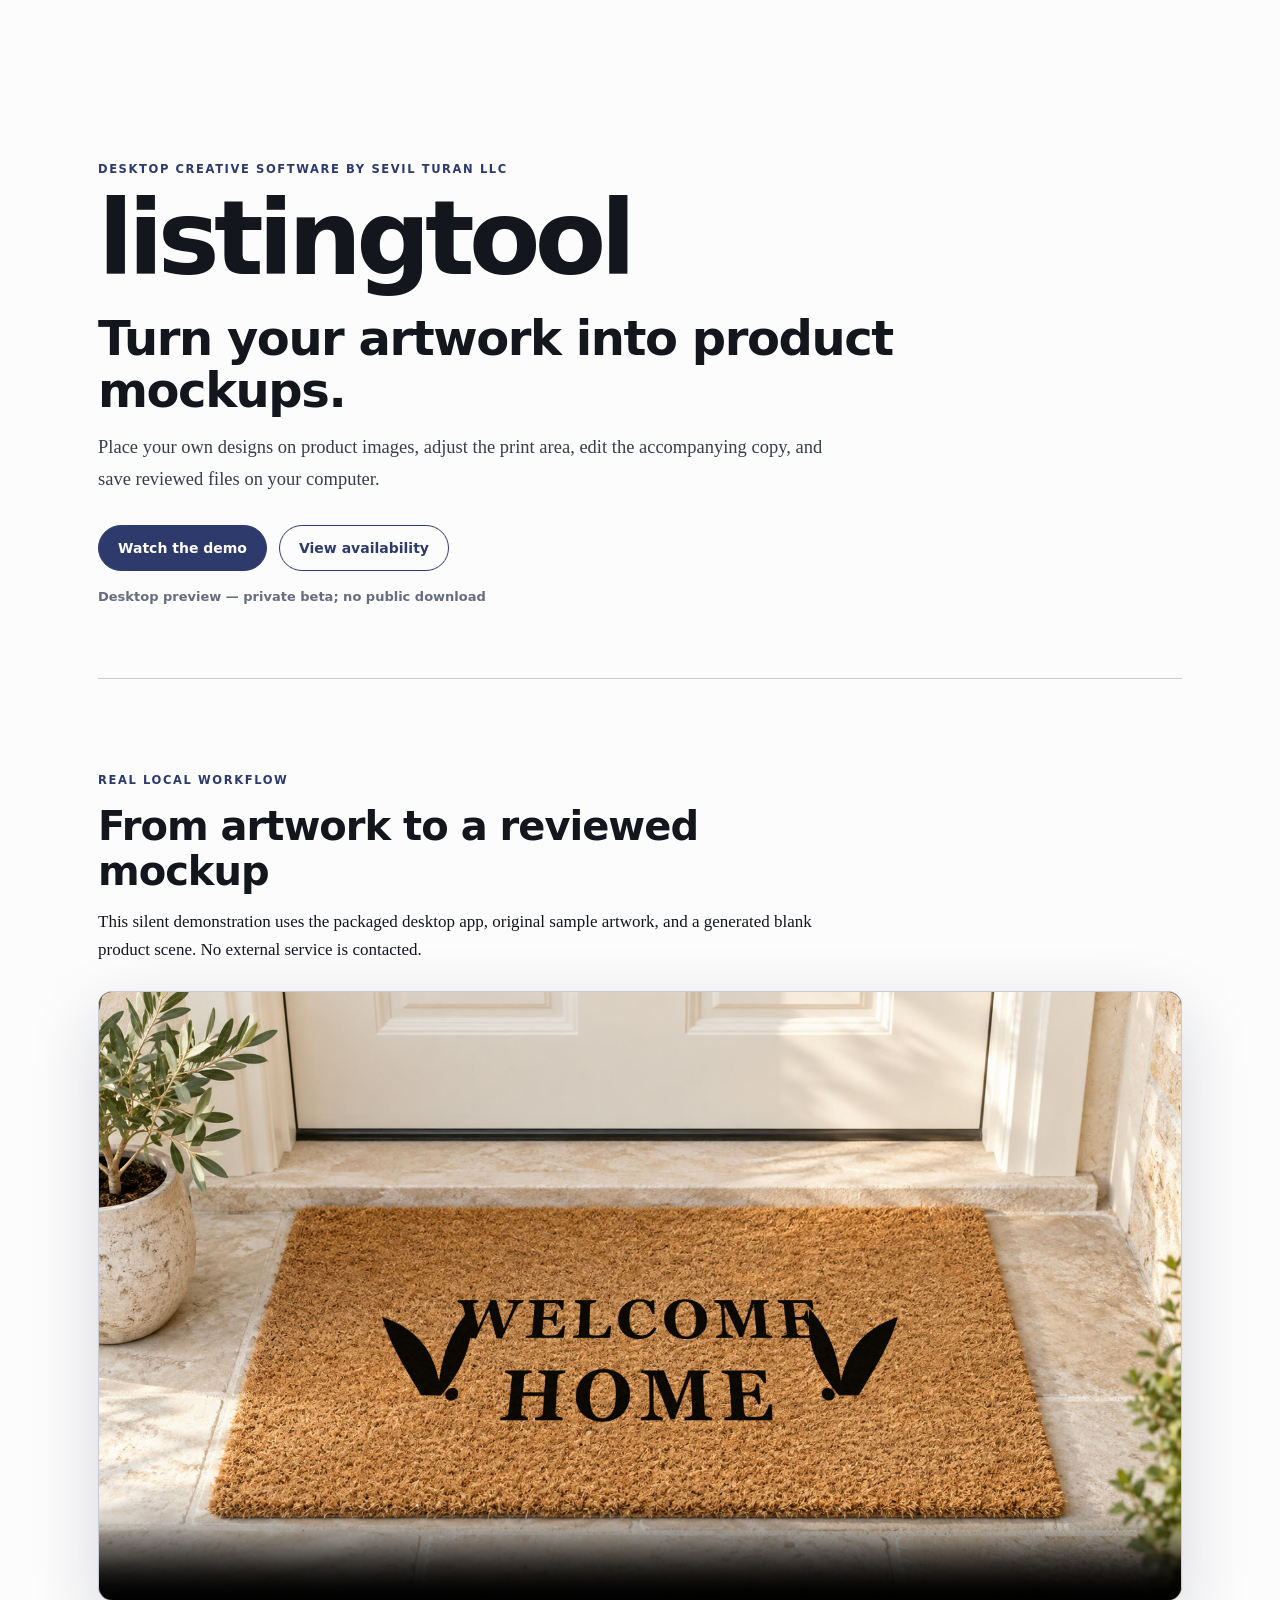
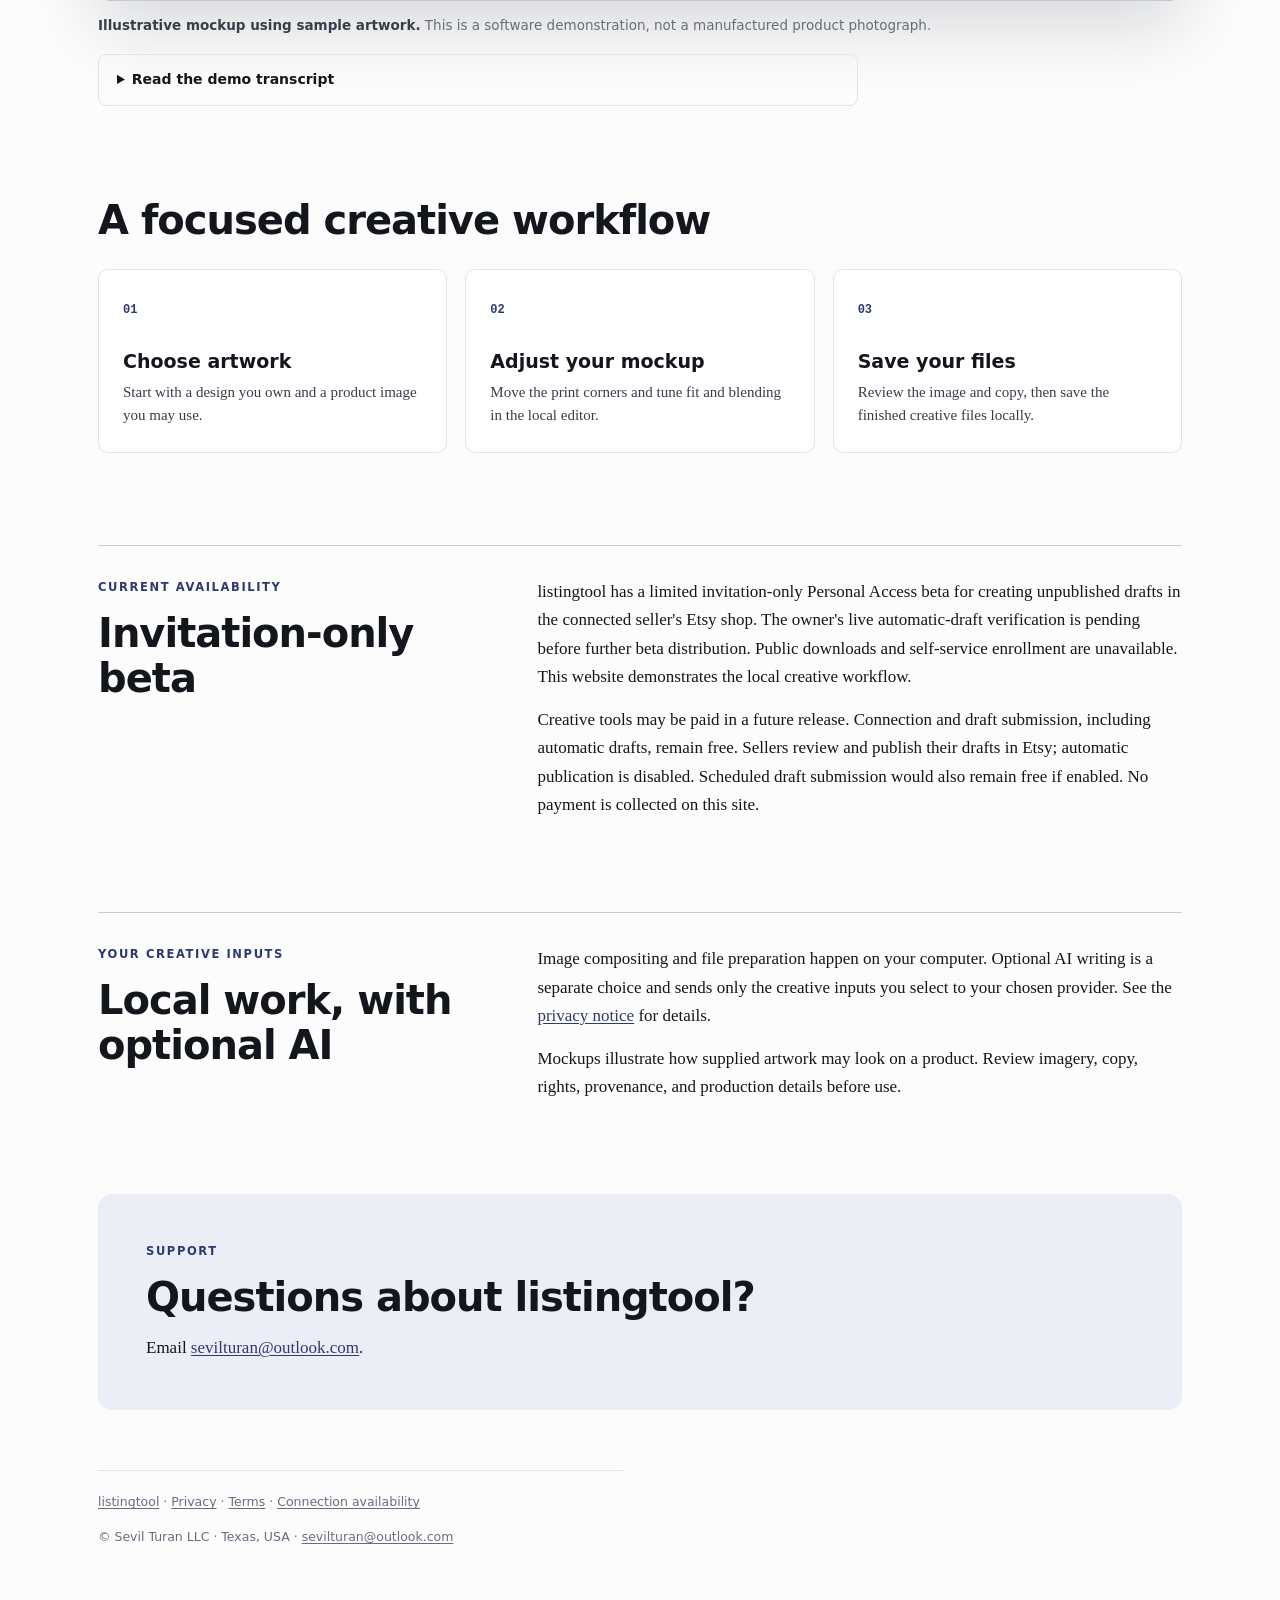
<file: index.html>
<!doctype html>
<html lang="en">
<head>
  <meta charset="utf-8">
  <meta name="viewport" content="width=device-width,initial-scale=1">
  <title>listingtool · Turn artwork into product mockups</title>
  <meta name="description" content="Desktop creative software for turning your artwork into editable product mockups and listing files.">
  <link rel="stylesheet" href="style.css">
</head>
<body>
<div class="wrap home-wrap">
  <header class="product-hero">
    <p class="eyebrow">Desktop creative software by Sevil Turan LLC</p>
    <h1>listingtool</h1>
    <p class="hero-line">Turn your artwork into product mockups.</p>
    <p class="lede">Place your own designs on product images, adjust the print area, edit the accompanying copy, and save reviewed files on your computer.</p>
    <div class="hero-actions" aria-label="Product information">
      <a class="button primary" href="#demo">Watch the demo</a>
      <a class="button secondary" href="#availability">View availability</a>
    </div>
    <p class="preview-status">Desktop preview — private beta; no public download</p>
  </header>

  <main class="home-main">
    <section class="demo-section" id="demo" aria-labelledby="demo-title">
      <div class="section-heading">
        <p class="eyebrow">Real local workflow</p>
        <h2 id="demo-title">From artwork to a reviewed mockup</h2>
        <p>This silent demonstration uses the packaged desktop app, original sample artwork, and a generated blank product scene. No external service is contacted.</p>
      </div>
      <div class="video-shell">
        <video controls playsinline preload="metadata" poster="assets/listingtool-demo-poster.jpg" aria-describedby="demo-caption demo-transcript">
          <source src="assets/listingtool-demo.mp4" type="video/mp4">
          <source src="assets/listingtool-demo.webm" type="video/webm">
          <img src="assets/listingtool-demo-poster.jpg" width="1672" height="941" alt="Welcome Home botanical artwork composited onto a coir doormat on a neutral doorstep">
          Your browser cannot play this video. The written transcript follows below.
        </video>
      </div>
      <p class="media-caption" id="demo-caption"><strong>Illustrative mockup using sample artwork.</strong> This is a software demonstration, not a manufactured product photograph.</p>
      <details class="transcript" id="demo-transcript">
        <summary>Read the demo transcript</summary>
        <ol>
          <li>Choose original “Welcome Home” botanical artwork.</li>
          <li>Create a local doormat mockup.</li>
          <li>Adjust the printable area with the corner editor.</li>
          <li>Review and edit the product title, tags, and description.</li>
          <li>Save the reviewed files locally.</li>
          <li>Hold on the final illustrative mockup.</li>
        </ol>
      </details>
    </section>

    <section class="steps" aria-labelledby="steps-title">
      <div class="section-heading"><h2 id="steps-title">A focused creative workflow</h2></div>
      <div class="step-grid">
        <article><span>01</span><h3>Choose artwork</h3><p>Start with a design you own and a product image you may use.</p></article>
        <article><span>02</span><h3>Adjust your mockup</h3><p>Move the print corners and tune fit and blending in the local editor.</p></article>
        <article><span>03</span><h3>Save your files</h3><p>Review the image and copy, then save the finished creative files locally.</p></article>
      </div>
    </section>

    <section class="info-grid" id="availability" aria-labelledby="availability-title">
      <div>
        <p class="eyebrow">Current availability</p>
        <h2 id="availability-title">Invitation-only beta</h2>
      </div>
      <div>
        <p>listingtool has a limited invitation-only Personal Access beta for creating unpublished drafts in the connected seller&#39;s Etsy shop. The owner&#39;s live automatic-draft verification is pending before further beta distribution. Public downloads and self-service enrollment are unavailable. This website demonstrates the local creative workflow.</p>
        <p>Creative tools may be paid in a future release. Connection and draft submission, including automatic drafts, remain free. Sellers review and publish their drafts in Etsy; automatic publication is disabled. Scheduled draft submission would also remain free if enabled. No payment is collected on this site.</p>
      </div>
    </section>

    <section class="info-grid" aria-labelledby="processing-title">
      <div>
        <p class="eyebrow">Your creative inputs</p>
        <h2 id="processing-title">Local work, with optional AI</h2>
      </div>
      <div>
        <p>Image compositing and file preparation happen on your computer. Optional AI writing is a separate choice and sends only the creative inputs you select to your chosen provider. See the <a href="privacy.html">privacy notice</a> for details.</p>
        <p>Mockups illustrate how supplied artwork may look on a product. Review imagery, copy, rights, provenance, and production details before use.</p>
      </div>
    </section>

    <section class="contact-card" aria-labelledby="contact-title">
      <p class="eyebrow">Support</p>
      <h2 id="contact-title">Questions about listingtool?</h2>
      <p>Email <a href="mailto:sevilturan@outlook.com">sevilturan@outlook.com</a>.</p>
    </section>
  </main>

  <footer>
    <p><a href="index.html">listingtool</a> · <a href="privacy.html">Privacy</a> · <a href="terms.html">Terms</a> · <a href="credentials.html">Connection availability</a></p>
    <p>© Sevil Turan LLC · Texas, USA · <a href="mailto:sevilturan@outlook.com">sevilturan@outlook.com</a></p>
  </footer>
</div>
</body>
</html>
</file>
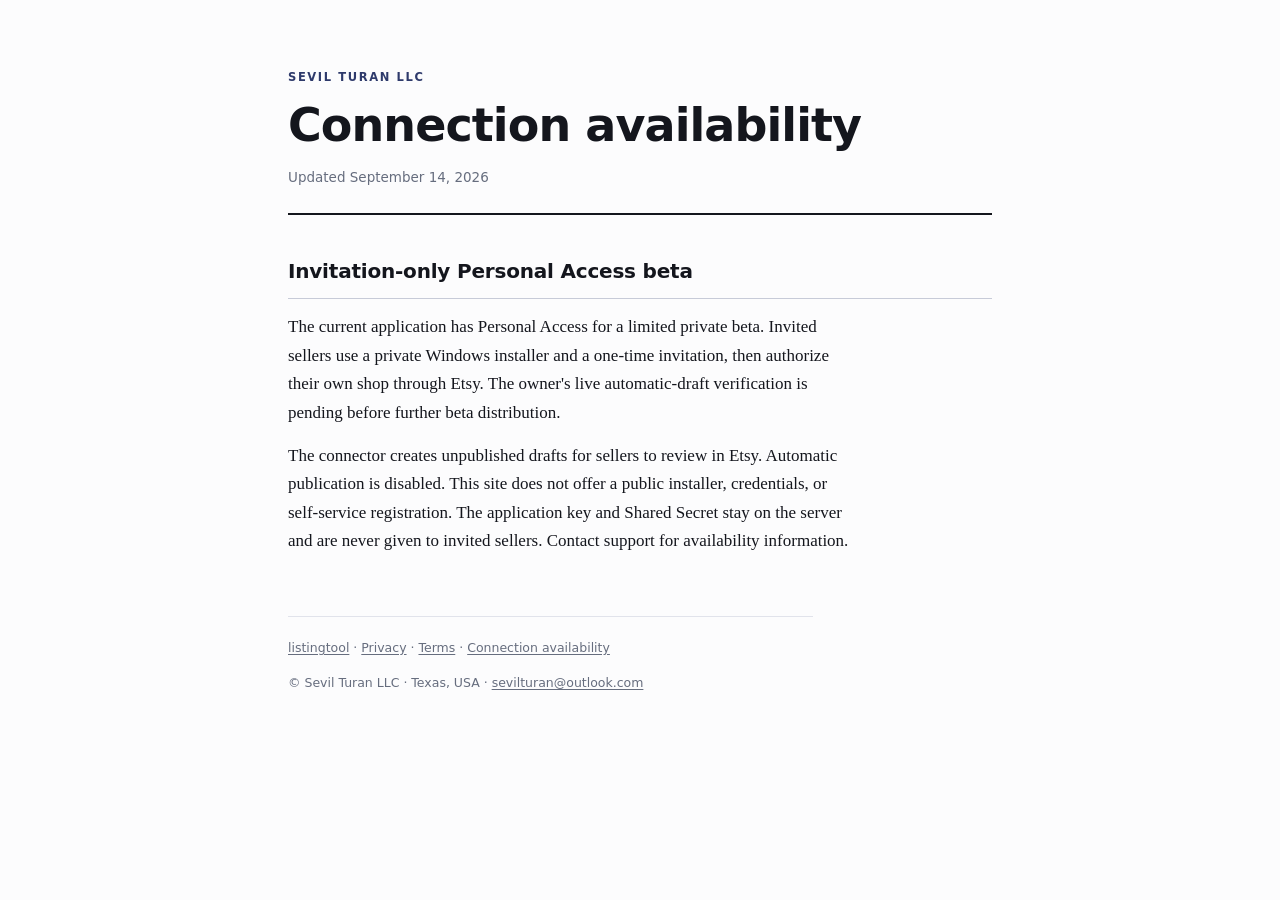
<file: credentials.html>
<!doctype html>
<html lang="en"><head><meta charset="utf-8"><meta name="viewport" content="width=device-width,initial-scale=1">
<title>Connection availability · listingtool</title><meta name="description" content="Independent creative preparation software from Sevil Turan LLC.">
<link rel="stylesheet" href="style.css"></head><body><div class="wrap">
<header class="mast"><p class="eyebrow">Sevil Turan LLC</p><h1>Connection availability</h1><p class="dateline">Updated September 14, 2026</p></header>
<main class="plainsections"><section><h2>Invitation-only Personal Access beta</h2><div class="body"><p>The current application has Personal Access for a limited private beta. Invited sellers use a private Windows installer and a one-time invitation, then authorize their own shop through Etsy. The owner&#39;s live automatic-draft verification is pending before further beta distribution.</p><p>The connector creates unpublished drafts for sellers to review in Etsy. Automatic publication is disabled. This site does not offer a public installer, credentials, or self-service registration. The application key and Shared Secret stay on the server and are never given to invited sellers. Contact support for availability information.</p></div></section>
</main>
<footer><p><a href="index.html">listingtool</a> · <a href="privacy.html">Privacy</a> · <a href="terms.html">Terms</a> · <a href="credentials.html">Connection availability</a></p><p>© Sevil Turan LLC · Texas, USA · <a href="mailto:sevilturan@outlook.com">sevilturan@outlook.com</a></p></footer>
</div></body></html>
</file>
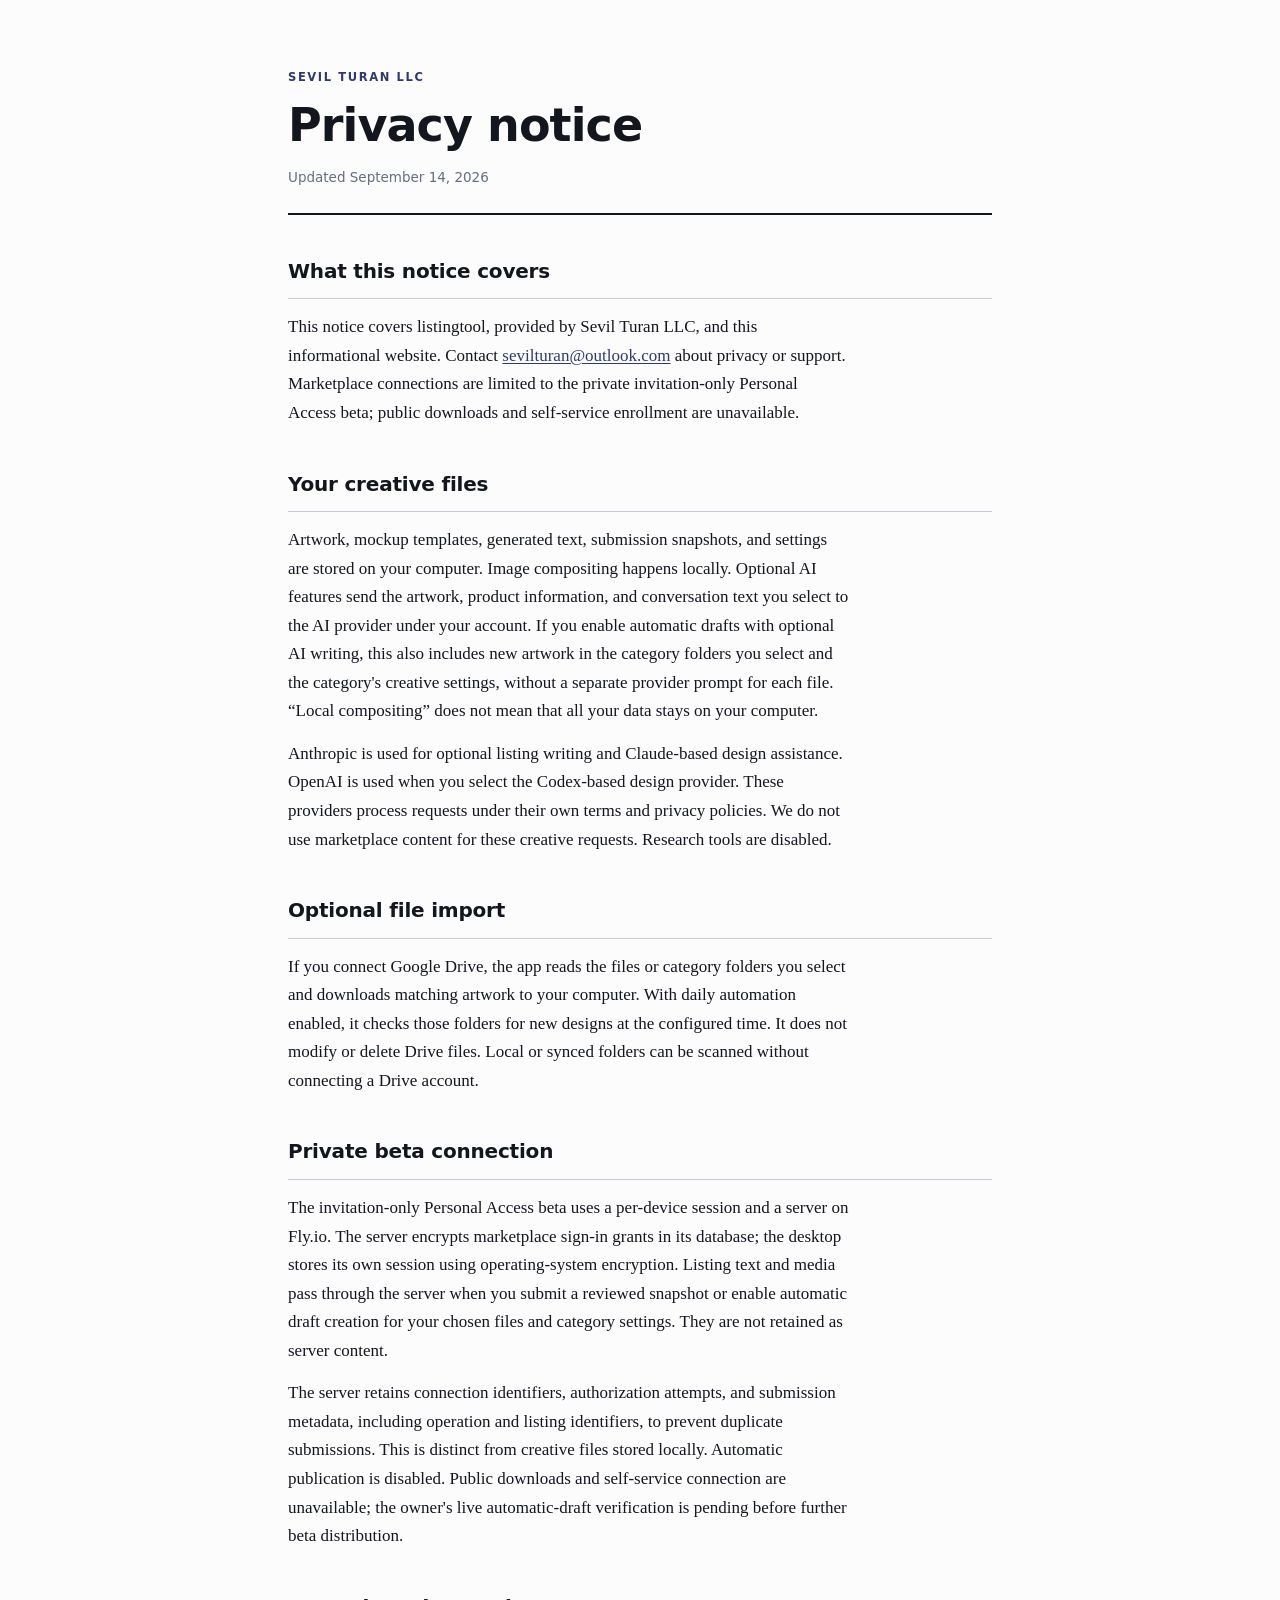
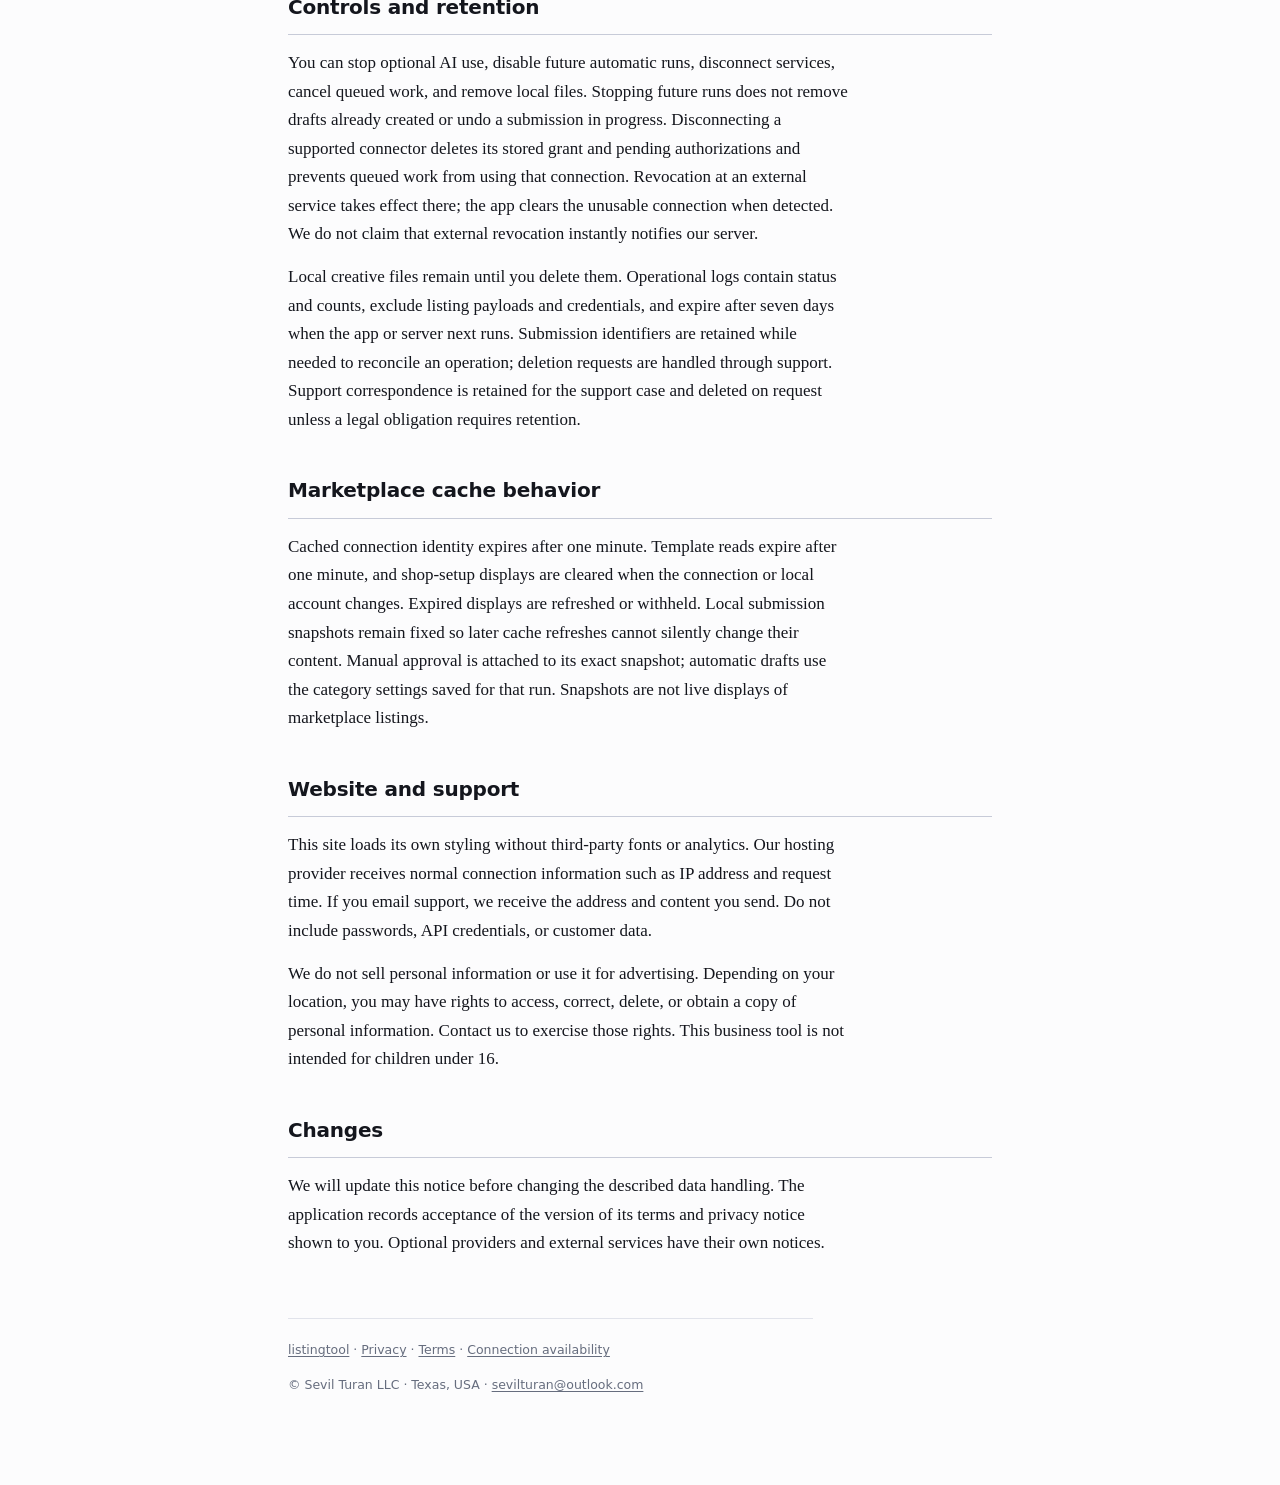
<file: privacy.html>
<!doctype html>
<html lang="en"><head><meta charset="utf-8"><meta name="viewport" content="width=device-width,initial-scale=1">
<title>Privacy notice · listingtool</title><meta name="description" content="Independent creative preparation software from Sevil Turan LLC.">
<link rel="stylesheet" href="style.css"></head><body><div class="wrap">
<header class="mast"><p class="eyebrow">Sevil Turan LLC</p><h1>Privacy notice</h1><p class="dateline">Updated September 14, 2026</p></header>
<main class="plainsections"><section><h2>What this notice covers</h2><div class="body"><p>This notice covers listingtool, provided by Sevil Turan LLC, and this informational website. Contact <a href="mailto:sevilturan@outlook.com">sevilturan@outlook.com</a> about privacy or support. Marketplace connections are limited to the private invitation-only Personal Access beta; public downloads and self-service enrollment are unavailable.</p></div></section>
<section><h2>Your creative files</h2><div class="body"><p>Artwork, mockup templates, generated text, submission snapshots, and settings are stored on your computer. Image compositing happens locally. Optional AI features send the artwork, product information, and conversation text you select to the AI provider under your account. If you enable automatic drafts with optional AI writing, this also includes new artwork in the category folders you select and the category&#39;s creative settings, without a separate provider prompt for each file. &ldquo;Local compositing&rdquo; does not mean that all your data stays on your computer.</p><p>Anthropic is used for optional listing writing and Claude-based design assistance. OpenAI is used when you select the Codex-based design provider. These providers process requests under their own terms and privacy policies. We do not use marketplace content for these creative requests. Research tools are disabled.</p></div></section>
<section><h2>Optional file import</h2><div class="body"><p>If you connect Google Drive, the app reads the files or category folders you select and downloads matching artwork to your computer. With daily automation enabled, it checks those folders for new designs at the configured time. It does not modify or delete Drive files. Local or synced folders can be scanned without connecting a Drive account.</p></div></section>
<section><h2>Private beta connection</h2><div class="body"><p>The invitation-only Personal Access beta uses a per-device session and a server on Fly.io. The server encrypts marketplace sign-in grants in its database; the desktop stores its own session using operating-system encryption. Listing text and media pass through the server when you submit a reviewed snapshot or enable automatic draft creation for your chosen files and category settings. They are not retained as server content.</p><p>The server retains connection identifiers, authorization attempts, and submission metadata, including operation and listing identifiers, to prevent duplicate submissions. This is distinct from creative files stored locally. Automatic publication is disabled. Public downloads and self-service connection are unavailable; the owner&#39;s live automatic-draft verification is pending before further beta distribution.</p></div></section>
<section><h2>Controls and retention</h2><div class="body"><p>You can stop optional AI use, disable future automatic runs, disconnect services, cancel queued work, and remove local files. Stopping future runs does not remove drafts already created or undo a submission in progress. Disconnecting a supported connector deletes its stored grant and pending authorizations and prevents queued work from using that connection. Revocation at an external service takes effect there; the app clears the unusable connection when detected. We do not claim that external revocation instantly notifies our server.</p><p>Local creative files remain until you delete them. Operational logs contain status and counts, exclude listing payloads and credentials, and expire after seven days when the app or server next runs. Submission identifiers are retained while needed to reconcile an operation; deletion requests are handled through support. Support correspondence is retained for the support case and deleted on request unless a legal obligation requires retention.</p></div></section>
<section><h2>Marketplace cache behavior</h2><div class="body"><p>Cached connection identity expires after one minute. Template reads expire after one minute, and shop-setup displays are cleared when the connection or local account changes. Expired displays are refreshed or withheld. Local submission snapshots remain fixed so later cache refreshes cannot silently change their content. Manual approval is attached to its exact snapshot; automatic drafts use the category settings saved for that run. Snapshots are not live displays of marketplace listings.</p></div></section>
<section><h2>Website and support</h2><div class="body"><p>This site loads its own styling without third-party fonts or analytics. Our hosting provider receives normal connection information such as IP address and request time. If you email support, we receive the address and content you send. Do not include passwords, API credentials, or customer data.</p><p>We do not sell personal information or use it for advertising. Depending on your location, you may have rights to access, correct, delete, or obtain a copy of personal information. Contact us to exercise those rights. This business tool is not intended for children under 16.</p></div></section>
<section><h2>Changes</h2><div class="body"><p>We will update this notice before changing the described data handling. The application records acceptance of the version of its terms and privacy notice shown to you. Optional providers and external services have their own notices.</p></div></section>
</main>
<footer><p><a href="index.html">listingtool</a> · <a href="privacy.html">Privacy</a> · <a href="terms.html">Terms</a> · <a href="credentials.html">Connection availability</a></p><p>© Sevil Turan LLC · Texas, USA · <a href="mailto:sevilturan@outlook.com">sevilturan@outlook.com</a></p></footer>
</div></body></html>
</file>
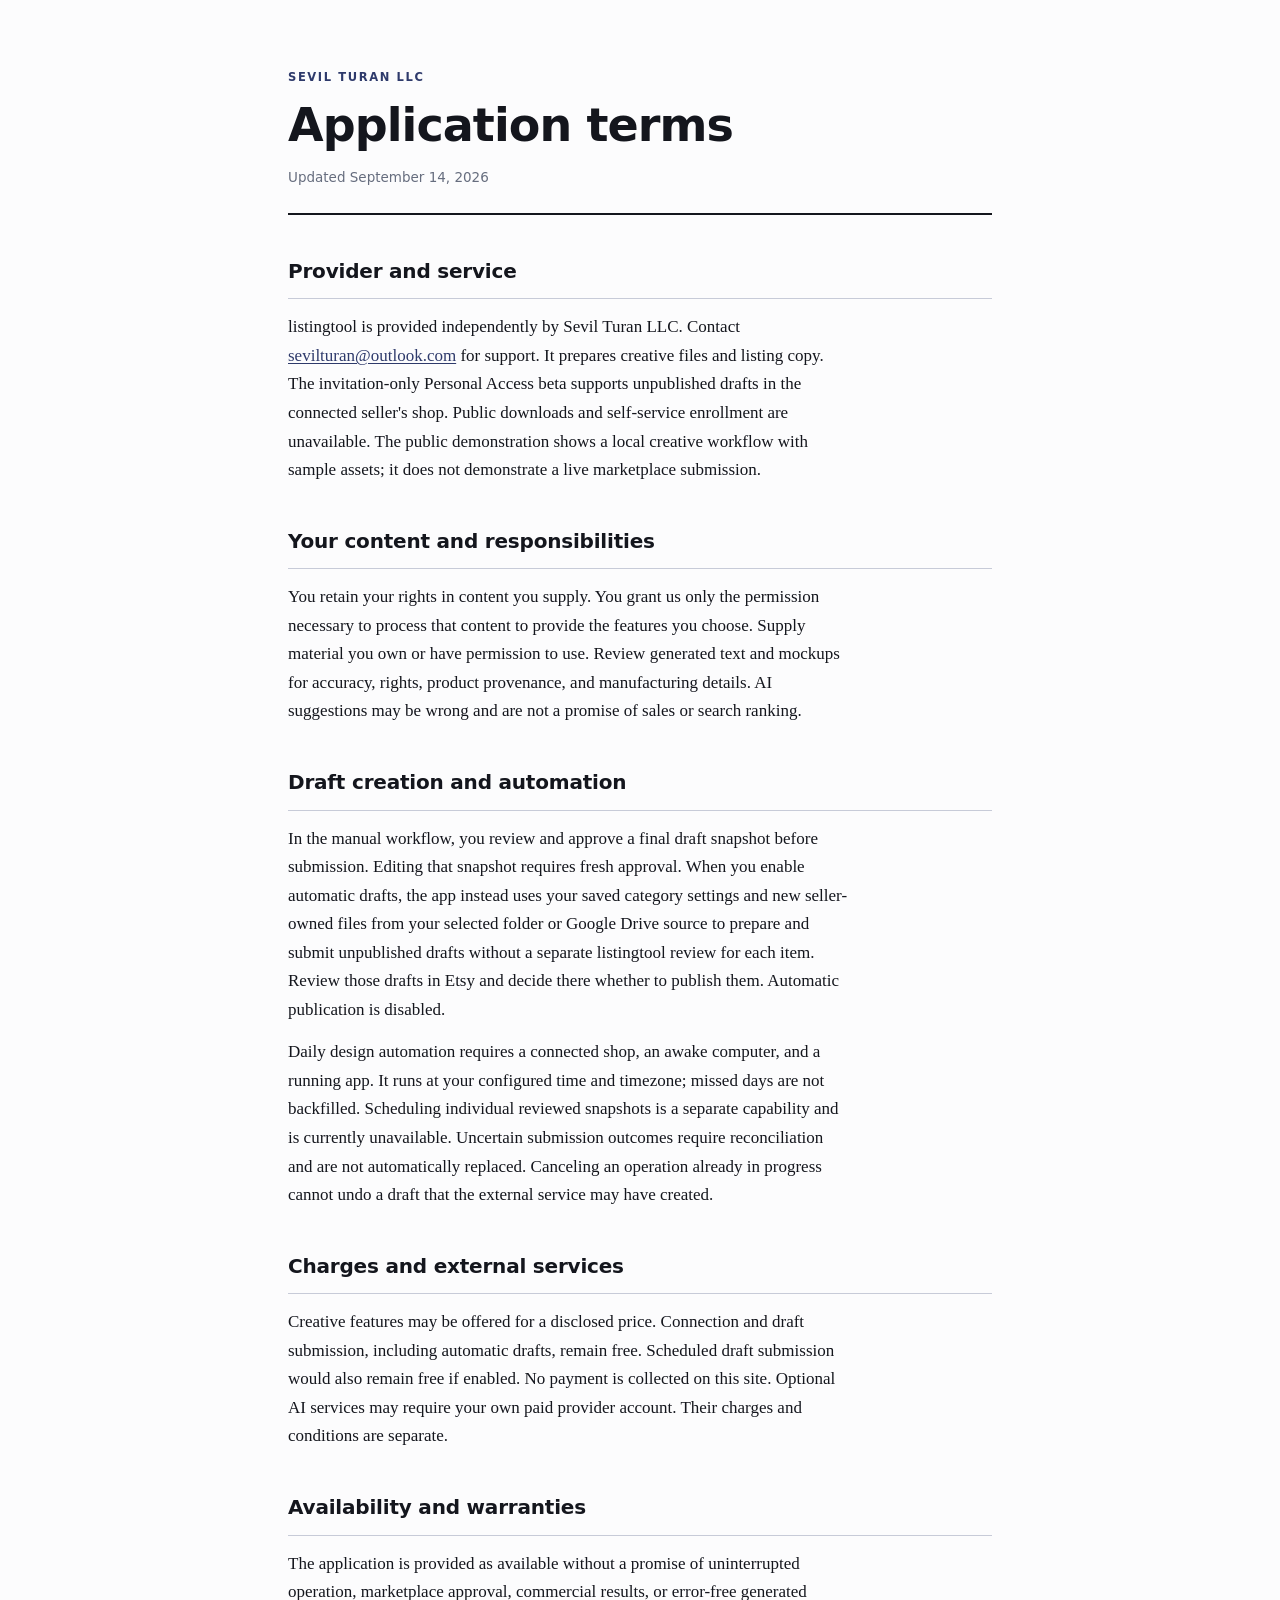
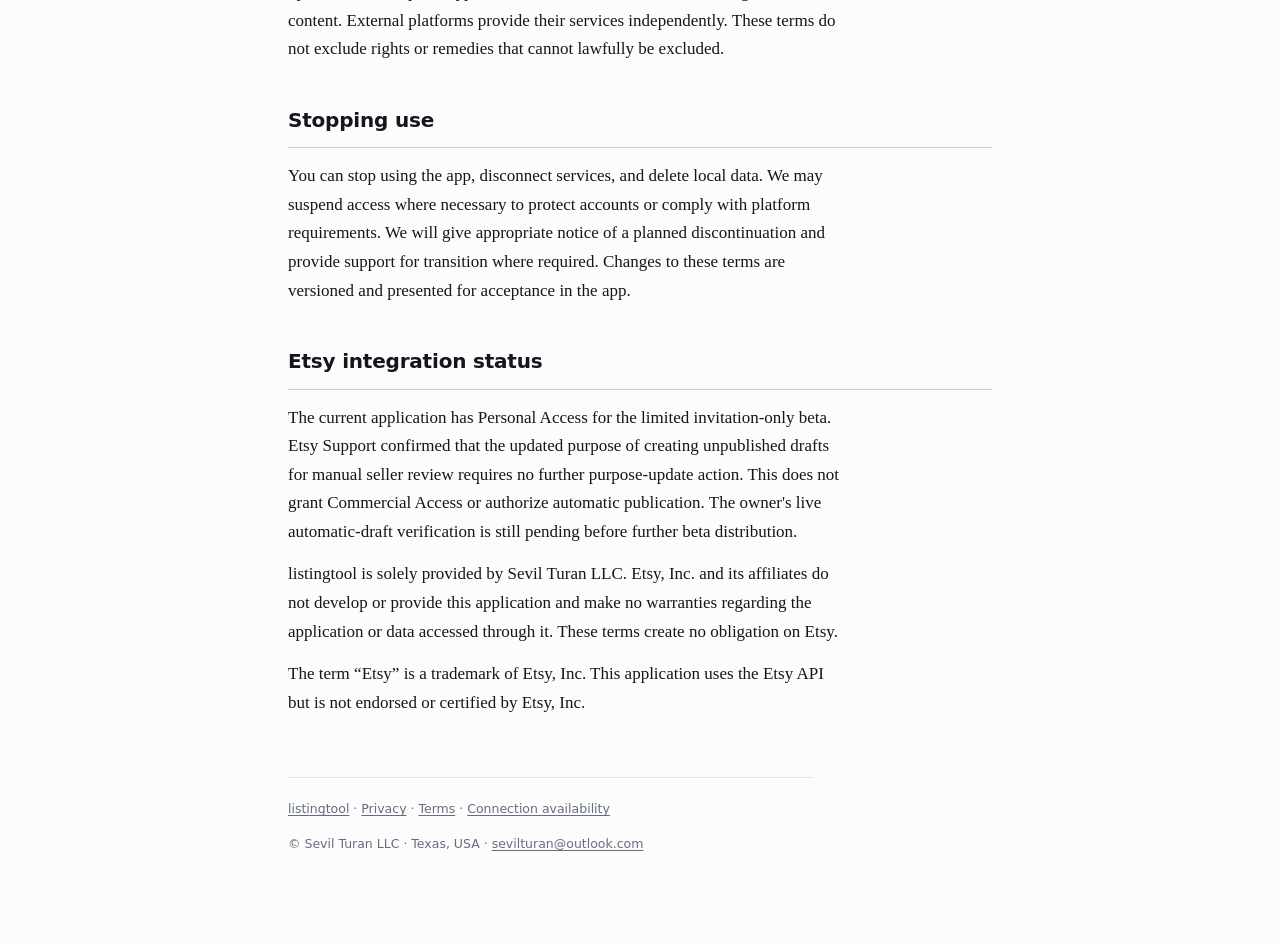
<file: terms.html>
<!doctype html>
<html lang="en"><head><meta charset="utf-8"><meta name="viewport" content="width=device-width,initial-scale=1">
<title>Application terms · listingtool</title><meta name="description" content="Independent creative preparation software from Sevil Turan LLC.">
<link rel="stylesheet" href="style.css"></head><body><div class="wrap">
<header class="mast"><p class="eyebrow">Sevil Turan LLC</p><h1>Application terms</h1><p class="dateline">Updated September 14, 2026</p></header>
<main class="plainsections"><section><h2>Provider and service</h2><div class="body"><p>listingtool is provided independently by Sevil Turan LLC. Contact <a href="mailto:sevilturan@outlook.com">sevilturan@outlook.com</a> for support. It prepares creative files and listing copy. The invitation-only Personal Access beta supports unpublished drafts in the connected seller&#39;s shop. Public downloads and self-service enrollment are unavailable. The public demonstration shows a local creative workflow with sample assets; it does not demonstrate a live marketplace submission.</p></div></section>
<section><h2>Your content and responsibilities</h2><div class="body"><p>You retain your rights in content you supply. You grant us only the permission necessary to process that content to provide the features you choose. Supply material you own or have permission to use. Review generated text and mockups for accuracy, rights, product provenance, and manufacturing details. AI suggestions may be wrong and are not a promise of sales or search ranking.</p></div></section>
<section><h2>Draft creation and automation</h2><div class="body"><p>In the manual workflow, you review and approve a final draft snapshot before submission. Editing that snapshot requires fresh approval. When you enable automatic drafts, the app instead uses your saved category settings and new seller-owned files from your selected folder or Google Drive source to prepare and submit unpublished drafts without a separate listingtool review for each item. Review those drafts in Etsy and decide there whether to publish them. Automatic publication is disabled.</p><p>Daily design automation requires a connected shop, an awake computer, and a running app. It runs at your configured time and timezone; missed days are not backfilled. Scheduling individual reviewed snapshots is a separate capability and is currently unavailable. Uncertain submission outcomes require reconciliation and are not automatically replaced. Canceling an operation already in progress cannot undo a draft that the external service may have created.</p></div></section>
<section><h2>Charges and external services</h2><div class="body"><p>Creative features may be offered for a disclosed price. Connection and draft submission, including automatic drafts, remain free. Scheduled draft submission would also remain free if enabled. No payment is collected on this site. Optional AI services may require your own paid provider account. Their charges and conditions are separate.</p></div></section>
<section><h2>Availability and warranties</h2><div class="body"><p>The application is provided as available without a promise of uninterrupted operation, marketplace approval, commercial results, or error-free generated content. External platforms provide their services independently. These terms do not exclude rights or remedies that cannot lawfully be excluded.</p></div></section>
<section><h2>Stopping use</h2><div class="body"><p>You can stop using the app, disconnect services, and delete local data. We may suspend access where necessary to protect accounts or comply with platform requirements. We will give appropriate notice of a planned discontinuation and provide support for transition where required. Changes to these terms are versioned and presented for acceptance in the app.</p></div></section>
<section><h2>Etsy integration status</h2><div class="body"><p>The current application has Personal Access for the limited invitation-only beta. Etsy Support confirmed that the updated purpose of creating unpublished drafts for manual seller review requires no further purpose-update action. This does not grant Commercial Access or authorize automatic publication. The owner&#39;s live automatic-draft verification is still pending before further beta distribution.</p><p>listingtool is solely provided by Sevil Turan LLC. Etsy, Inc. and its affiliates do not develop or provide this application and make no warranties regarding the application or data accessed through it. These terms create no obligation on Etsy.</p><p>The term &ldquo;Etsy&rdquo; is a trademark of Etsy, Inc. This application uses the Etsy API but is not endorsed or certified by Etsy, Inc.</p></div></section>
</main>
<footer><p><a href="index.html">listingtool</a> · <a href="privacy.html">Privacy</a> · <a href="terms.html">Terms</a> · <a href="credentials.html">Connection availability</a></p><p>© Sevil Turan LLC · Texas, USA · <a href="mailto:sevilturan@outlook.com">sevilturan@outlook.com</a></p></footer>
</div></body></html>
</file>
<file: style.css>
/* listingtool site — shared styles for the landing page and privacy policy. */

:root {
  --ground:    #FCFCFD;
  --surface:   #FFFFFF;
  --raised:    #F2F3F7;
  --ink:       #14161D;
  --ink-soft:  #383D4B;
  --muted:     #666D7E;
  --line:      #E1E3EB;
  --line-firm: #C7CBD8;
  --accent:    #2E3A6B;
  --accent-sf: #ECEEF7;

  --measure: 66ch;
  --f-head: "Public Sans", "Segoe UI", system-ui, sans-serif;
  --f-body: "Literata", Georgia, "Times New Roman", serif;
  --f-mono: ui-monospace, "Cascadia Mono", Consolas, monospace;
}

@media (prefers-color-scheme: dark) {
  :root {
    --ground:    #0D0F14;
    --surface:   #14171E;
    --raised:    #1B1F28;
    --ink:       #E8EAF0;
    --ink-soft:  #BFC5D2;
    --muted:     #8A91A2;
    --line:      #242833;
    --line-firm: #373D4B;
    --accent:    #97A6DC;
    --accent-sf: #171B2B;
  }
}

* { box-sizing: border-box; }

body {
  margin: 0;
  background: var(--ground);
  color: var(--ink);
  font-family: var(--f-body);
  font-size: 17px;
  line-height: 1.68;
  -webkit-font-smoothing: antialiased;
}

.wrap {
  max-width: 800px;
  margin: 0 auto;
  padding: clamp(28px, 6vw, 68px) clamp(20px, 5vw, 48px) 90px;
}

.home-wrap { max-width: 1180px; }

.product-hero {
  padding: clamp(44px, 8vw, 92px) 0 clamp(38px, 6vw, 72px);
  border-bottom: 1px solid var(--line-firm);
}

.product-hero h1 {
  font-size: clamp(48px, 9vw, 104px);
  line-height: .88;
  letter-spacing: -.055em;
  margin-bottom: 28px;
}

.hero-line {
  max-width: 820px;
  margin: 0 0 16px;
  font-family: var(--f-head);
  font-size: clamp(27px, 4vw, 48px);
  font-weight: 650;
  line-height: 1.08;
  letter-spacing: -.03em;
}

.product-hero .lede { max-width: 730px; }

.hero-actions { display: flex; flex-wrap: wrap; gap: 12px; margin-top: 30px; }
.button {
  display: inline-flex;
  align-items: center;
  justify-content: center;
  min-height: 46px;
  padding: 10px 19px;
  border: 1px solid var(--accent);
  border-radius: 999px;
  font: 650 14px/1 var(--f-head);
  text-decoration: none;
}
.button.primary { color: var(--surface); background: var(--accent); }
.button.secondary { color: var(--accent); background: transparent; }
.button:hover { transform: translateY(-1px); }
.preview-status { margin-top: 17px; color: var(--muted); font: 600 13px/1.4 var(--f-head); }

.home-main > section { margin-top: clamp(52px, 8vw, 92px); }
.section-heading { max-width: 760px; margin-bottom: 26px; }
.section-heading h2,
.info-grid h2,
.contact-card h2 {
  margin: 0 0 14px;
  font-family: var(--f-head);
  font-size: clamp(25px, 4vw, 40px);
  line-height: 1.12;
  letter-spacing: -.025em;
}

.video-shell {
  overflow: hidden;
  border: 1px solid var(--line-firm);
  border-radius: 14px;
  background: #090a0d;
  box-shadow: 0 24px 70px rgba(20, 22, 29, .16);
}
.video-shell video { display: block; width: 100%; height: auto; aspect-ratio: 16 / 9; background: #090a0d; }
.media-caption { margin-top: 14px; color: var(--muted); font: 13.5px/1.55 var(--f-head); }
.media-caption strong { color: var(--ink-soft); }
.transcript { max-width: 760px; margin-top: 18px; padding: 15px 18px; border: 1px solid var(--line); border-radius: 8px; }
.transcript summary { cursor: pointer; font: 650 14px/1.4 var(--f-head); }
.transcript ol { margin: 14px 0 0; padding-left: 24px; }
.transcript li { margin: 7px 0; }

.step-grid { display: grid; grid-template-columns: repeat(3, 1fr); gap: 18px; }
.step-grid article { padding: 24px; border: 1px solid var(--line); border-radius: 10px; background: var(--surface); }
.step-grid span { color: var(--accent); font: 600 12px/1 var(--f-mono); }
.step-grid h3 { margin: 28px 0 8px; font: 650 19px/1.2 var(--f-head); }
.step-grid p { color: var(--ink-soft); font-size: 15px; line-height: 1.55; }

.info-grid { display: grid; grid-template-columns: minmax(220px, .72fr) minmax(0, 1.28fr); gap: clamp(28px, 6vw, 78px); padding-top: 32px; border-top: 1px solid var(--line-firm); }
.info-grid > div:last-child { max-width: 650px; }
.contact-card { padding: clamp(28px, 5vw, 48px); border-radius: 14px; background: var(--accent-sf); }
.contact-card h2 { max-width: 650px; }

a { color: var(--accent); text-underline-offset: 2px; }
a:focus-visible { outline: 2px solid var(--accent); outline-offset: 2px; border-radius: 2px; }

header.mast { margin-bottom: 40px; }

.eyebrow {
  font-family: var(--f-head);
  font-size: 11.5px;
  font-weight: 600;
  letter-spacing: 0.14em;
  text-transform: uppercase;
  color: var(--accent);
  margin: 0 0 14px;
}

h1 {
  font-family: var(--f-head);
  font-weight: 700;
  font-size: clamp(32px, 5.2vw, 46px);
  line-height: 1.06;
  letter-spacing: -0.02em;
  margin: 0 0 16px;
  text-wrap: balance;
}

.dateline {
  font-family: var(--f-head);
  font-size: 13.5px;
  color: var(--muted);
  margin: 0 0 26px;
  padding-bottom: 24px;
  border-bottom: 2px solid var(--ink);
}

.lede {
  font-size: 18.5px;
  color: var(--ink-soft);
  max-width: var(--measure);
  margin: 0;
}

.lede strong { color: var(--ink); font-weight: 600; }

main { counter-reset: sec; }

section {
  counter-increment: sec;
  display: grid;
  grid-template-columns: 40px 1fr;
  gap: 0 16px;
  margin-top: 40px;
}

section > h2 {
  grid-column: 1 / -1;
  display: grid;
  grid-template-columns: 40px 1fr;
  gap: 16px;
  align-items: baseline;
  font-family: var(--f-head);
  font-weight: 600;
  font-size: 20px;
  letter-spacing: -0.01em;
  margin: 0 0 14px;
  padding-bottom: 10px;
  border-bottom: 1px solid var(--line-firm);
  text-wrap: balance;
}

section > h2::before {
  content: counter(sec);
  font-family: var(--f-mono);
  font-size: 14px;
  font-weight: 400;
  color: var(--accent);
  text-align: right;
}

/* Unnumbered sections (landing page) opt out. */
main.plainsections { counter-reset: none; }
main.plainsections section { display: block; }
main.plainsections section > h2 { display: block; }
main.plainsections section > h2::before { content: none; }
main.plainsections .body { max-width: var(--measure); }

.body { grid-column: 2; max-width: var(--measure); }

p { margin: 0 0 14px; }
p:last-child { margin-bottom: 0; }

.creative-example { margin: 0; }
.creative-example img {
  display: block;
  width: 100%;
  height: auto;
  border: 1px solid var(--line-firm);
  border-radius: 4px;
  background: var(--raised);
}
.creative-example figcaption {
  margin-top: 10px;
  color: var(--muted);
  font-family: var(--f-head);
  font-size: 13.5px;
  line-height: 1.5;
}

ul.plain { margin: 0 0 14px; padding-left: 20px; }
ul.plain li { margin-bottom: 9px; }
ul.plain li:last-child { margin-bottom: 0; }
ul.plain b { font-family: var(--f-head); font-weight: 600; font-size: 0.95em; }

code {
  font-family: var(--f-mono);
  font-size: 0.86em;
  background: var(--raised);
  padding: 1px 5px;
  border-radius: 3px;
  word-break: break-all;
}

.keypoint {
  background: var(--accent-sf);
  border-left: 3px solid var(--accent);
  padding: 15px 20px;
  border-radius: 0 3px 3px 0;
  margin: 0 0 16px;
  font-size: 16.5px;
}

.scroll { overflow-x: auto; border: 1px solid var(--line); border-radius: 3px; margin-bottom: 14px; }
table { border-collapse: collapse; width: 100%; font-size: 14.5px; font-family: var(--f-head); }
th {
  font-size: 10.5px; font-weight: 600; letter-spacing: 0.11em; text-transform: uppercase;
  color: var(--muted); text-align: left; padding: 10px 14px; background: var(--raised);
  border-bottom: 1px solid var(--line-firm); white-space: nowrap;
}
td { padding: 10px 14px; border-bottom: 1px solid var(--line); vertical-align: top; color: var(--ink-soft); background: var(--surface); }
tr:last-child td { border-bottom: 0; }
td:first-child { font-weight: 600; color: var(--ink); white-space: nowrap; }

footer {
  margin-top: 60px;
  padding-top: 20px;
  border-top: 1px solid var(--line);
  font-family: var(--f-head);
  font-size: 12.5px;
  color: var(--muted);
  max-width: var(--measure);
}

footer a { color: var(--muted); }

/* Homepage sections use the product layout rather than the numbered policy layout. */
.home-main { counter-reset: none; }
.home-main > section { display: block; }
.home-main > section.info-grid { display: grid; }
.home-main > section > h2 { display: block; border: 0; padding: 0; }
.home-main > section > h2::before { content: none; }

@media (max-width: 620px) {
  body { font-size: 16px; }
  .wrap { padding-left: 18px; padding-right: 18px; }
  section, section > h2 { grid-template-columns: 26px 1fr; gap: 0 12px; }
  section > h2 { gap: 12px; }
  .body { grid-column: 1 / -1; }
  .product-hero { padding-top: 36px; }
  .step-grid, .info-grid { grid-template-columns: 1fr; }
  .step-grid { gap: 12px; }
  .step-grid h3 { margin-top: 18px; }
  .button { width: 100%; }
}

@media (prefers-reduced-motion: reduce) {
  *, *::before, *::after { scroll-behavior: auto !important; transition: none !important; animation: none !important; }
  .button:hover { transform: none; }
}
</file>
